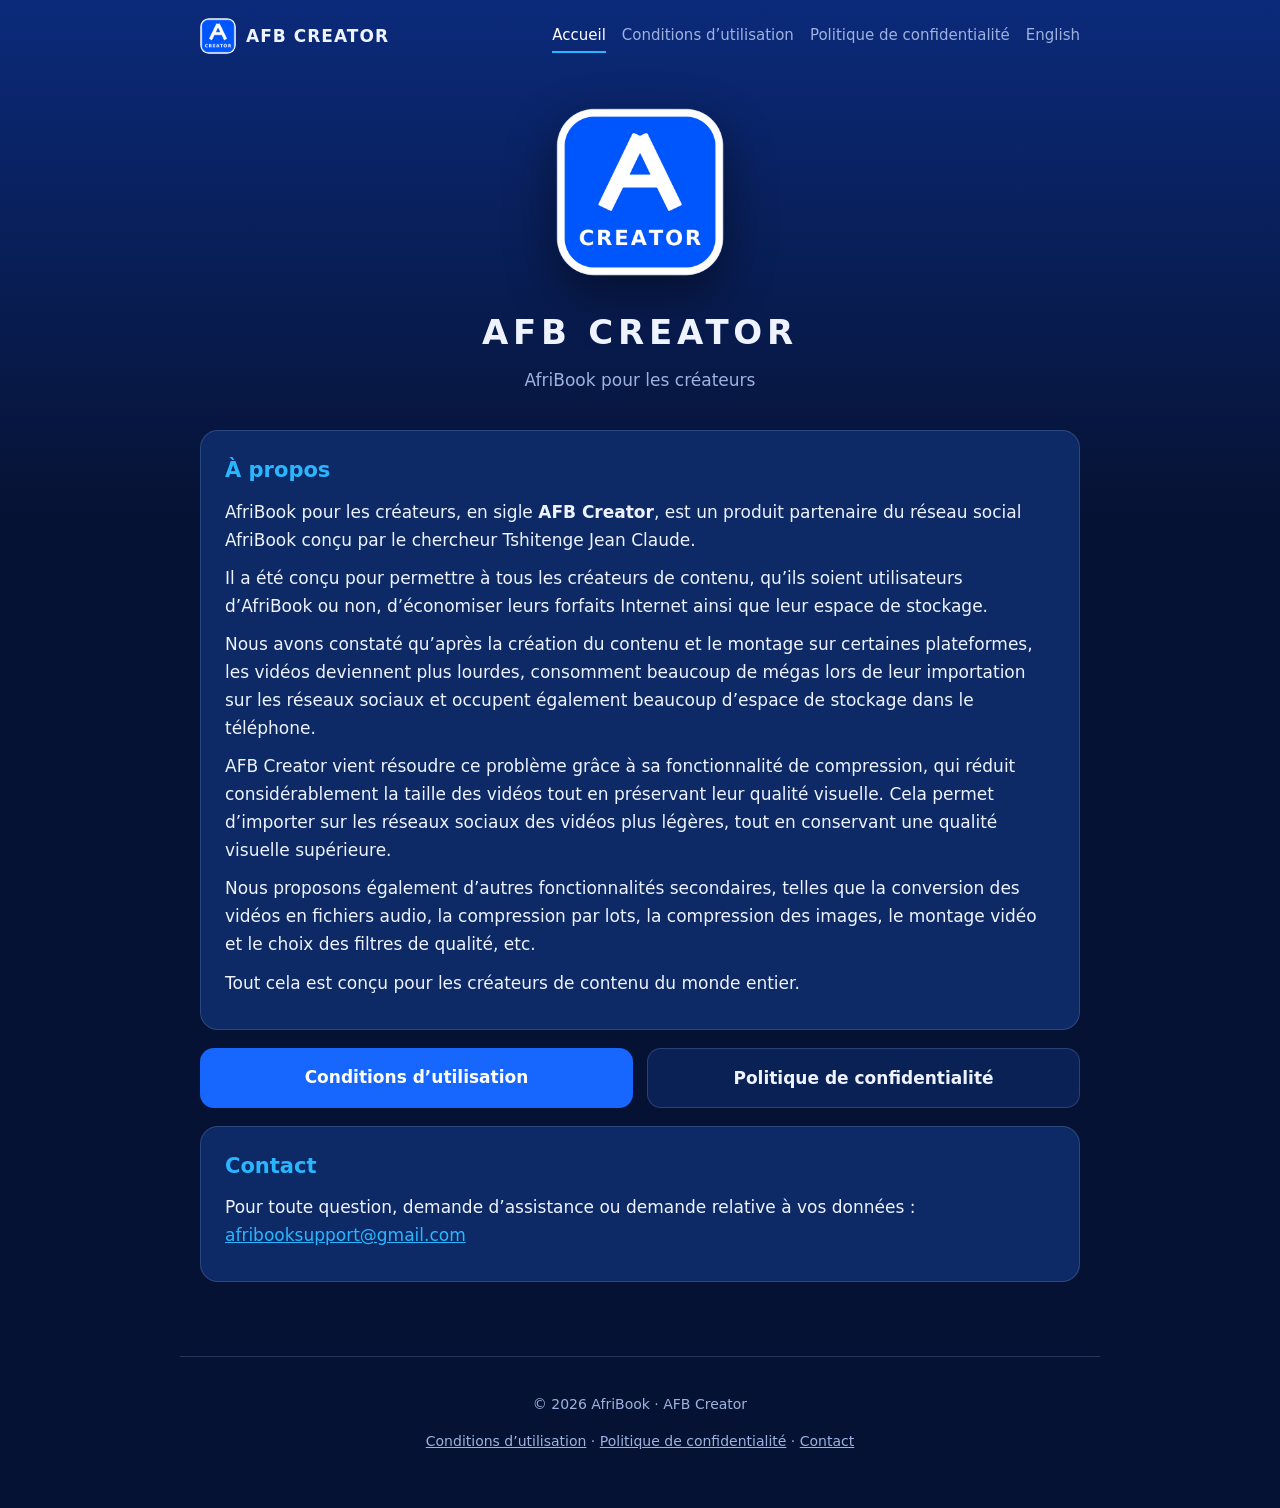
<file: index.html>
<!doctype html>
<html lang="fr">
<head>
<meta charset="utf-8">
<meta name="viewport" content="width=device-width,initial-scale=1">
<title>AFB Creator – AfriBook pour les créateurs</title>
<meta name="description" content="AFB Creator : compressez vos vidéos et images pour économiser vos mégas et votre espace de stockage.">
<meta name="theme-color" content="#0b2a7a">
<link rel="icon" type="image/png" href="assets/favicon.png">
<link rel="stylesheet" href="assets/style.css">
</head>
<body>
<header class="top">
<a class="brand" href="index.html"><img src="assets/favicon.png" alt="AFB Creator"><span>AFB CREATOR</span></a>
<nav><a href="index.html" class="on">Accueil</a><a href="conditions.html">Conditions d&rsquo;utilisation</a><a href="confidentialite.html">Politique de confidentialit&eacute;</a><a href="en/index.html">English</a></nav>
</header>
<main>
<section class="hero">
<img src="assets/logo.png" alt="Logo AFB Creator">
<h1>AFB CREATOR</h1>
<p>AfriBook pour les cr&eacute;ateurs</p>
</section>
<section class="card">
<h2>À propos</h2>
<p>AfriBook pour les créateurs, en sigle <strong>AFB Creator</strong>, est un produit partenaire du réseau social AfriBook conçu par le chercheur Tshitenge Jean Claude.</p>
<p>Il a été conçu pour permettre à tous les créateurs de contenu, qu’ils soient utilisateurs d’AfriBook ou non, d’économiser leurs forfaits Internet ainsi que leur espace de stockage.</p>
<p>Nous avons constaté qu’après la création du contenu et le montage sur certaines plateformes, les vidéos deviennent plus lourdes, consomment beaucoup de mégas lors de leur importation sur les réseaux sociaux et occupent également beaucoup d’espace de stockage dans le téléphone.</p>
<p>AFB Creator vient résoudre ce problème grâce à sa fonctionnalité de compression, qui réduit considérablement la taille des vidéos tout en préservant leur qualité visuelle. Cela permet d’importer sur les réseaux sociaux des vidéos plus légères, tout en conservant une qualité visuelle supérieure.</p>
<p>Nous proposons également d’autres fonctionnalités secondaires, telles que la conversion des vidéos en fichiers audio, la compression par lots, la compression des images, le montage vidéo et le choix des filtres de qualité, etc.</p>
<p>Tout cela est conçu pour les créateurs de contenu du monde entier.</p>
</section>
<div class="links">
<a class="btn" href="conditions.html">Conditions d’utilisation</a>
<a class="btn alt" href="confidentialite.html">Politique de confidentialité</a>
</div>
<section class="card">
<h2>Contact</h2>
<p>Pour toute question, demande d’assistance ou demande relative à vos données : <a href="mailto:afribooksupport@gmail.com">afribooksupport@gmail.com</a></p>
</section>

</main>
<footer>
<p>&copy; 2026 AfriBook &middot; AFB Creator</p>
<p><a href="conditions.html">Conditions d&rsquo;utilisation</a> &middot; <a href="confidentialite.html">Politique de confidentialit&eacute;</a> &middot; <a href="mailto:afribooksupport@gmail.com">Contact</a></p>
</footer>
</body>
</html>
</file>
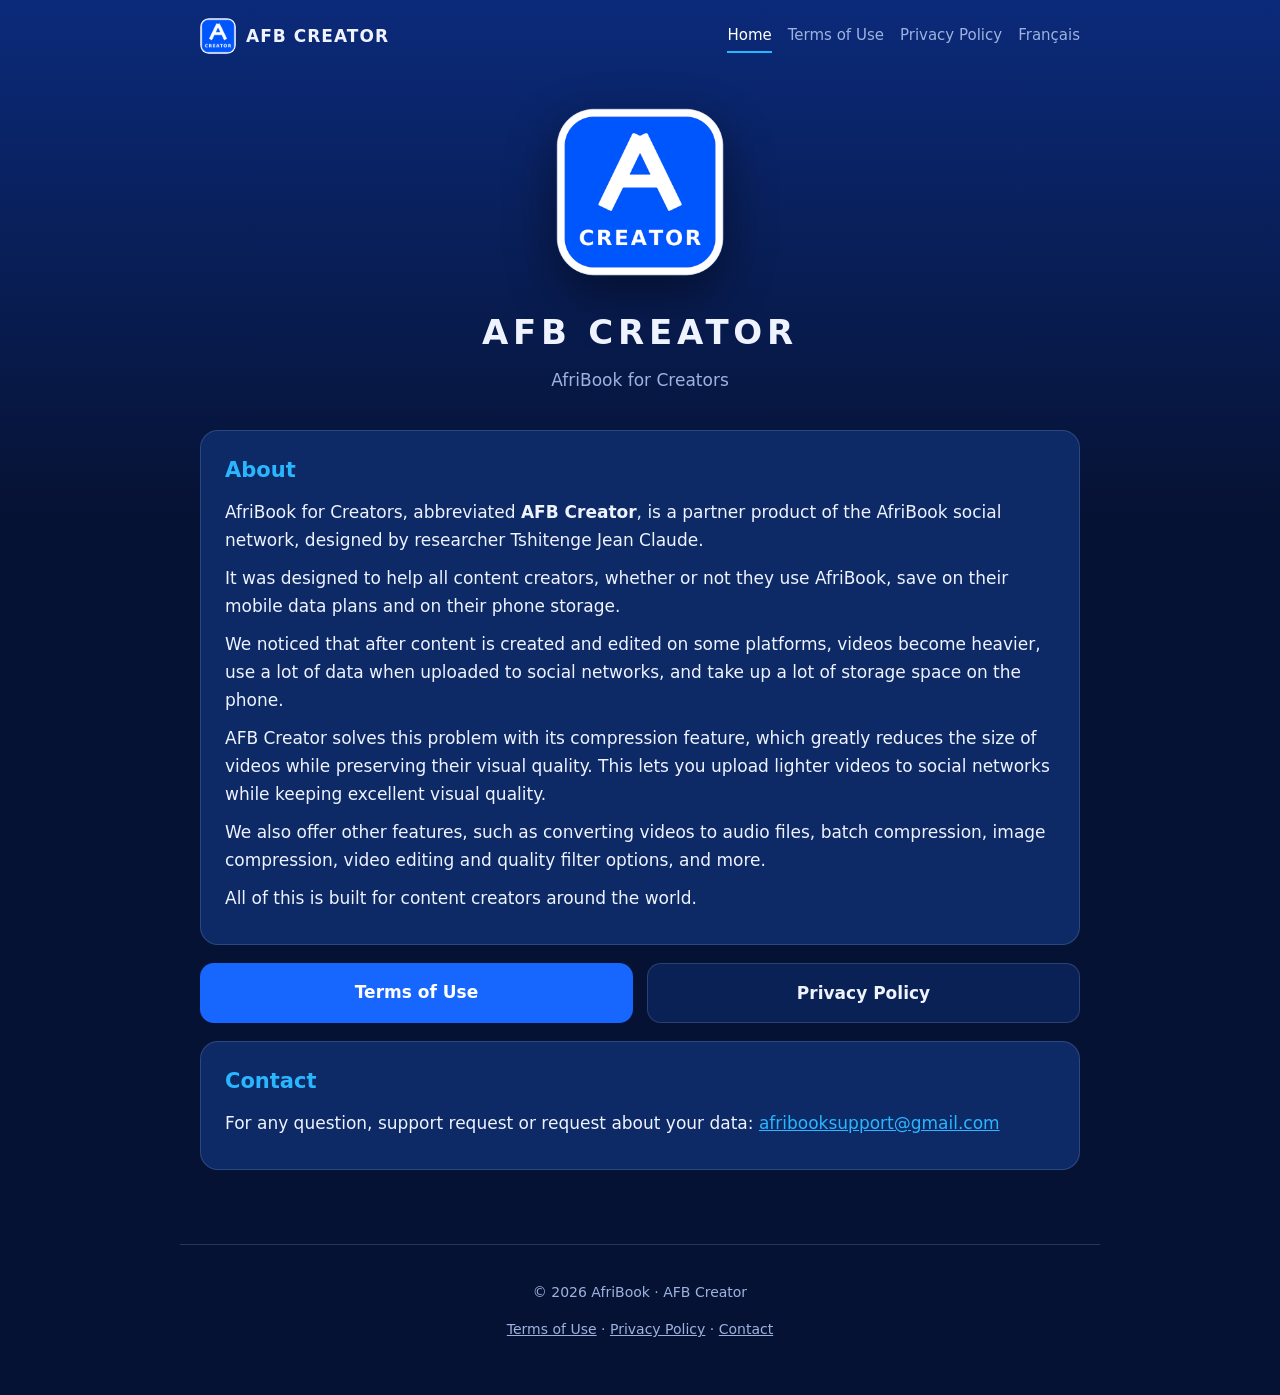
<file: en/index.html>
<!doctype html>
<html lang="en">
<head>
<meta charset="utf-8">
<meta name="viewport" content="width=device-width,initial-scale=1">
<title>AFB Creator – AfriBook for Creators</title>
<meta name="description" content="AFB Creator: compress your videos and images to save mobile data and storage space.">
<meta name="theme-color" content="#0b2a7a">
<link rel="icon" type="image/png" href="../assets/favicon.png">
<link rel="stylesheet" href="../assets/style.css">
</head>
<body>
<header class="top">
<a class="brand" href="index.html"><img src="../assets/favicon.png" alt="AFB Creator"><span>AFB CREATOR</span></a>
<nav><a href="index.html" class="on">Home</a><a href="terms.html">Terms of Use</a><a href="privacy.html">Privacy Policy</a><a href="../index.html">Fran&ccedil;ais</a></nav>
</header>
<main>
<section class="hero">
<img src="../assets/logo.png" alt="AFB Creator logo">
<h1>AFB CREATOR</h1>
<p>AfriBook for Creators</p>
</section>
<section class="card">
<h2>About</h2>
<p>AfriBook for Creators, abbreviated <strong>AFB Creator</strong>, is a partner product of the AfriBook social network, designed by researcher Tshitenge Jean Claude.</p>
<p>It was designed to help all content creators, whether or not they use AfriBook, save on their mobile data plans and on their phone storage.</p>
<p>We noticed that after content is created and edited on some platforms, videos become heavier, use a lot of data when uploaded to social networks, and take up a lot of storage space on the phone.</p>
<p>AFB Creator solves this problem with its compression feature, which greatly reduces the size of videos while preserving their visual quality. This lets you upload lighter videos to social networks while keeping excellent visual quality.</p>
<p>We also offer other features, such as converting videos to audio files, batch compression, image compression, video editing and quality filter options, and more.</p>
<p>All of this is built for content creators around the world.</p>
</section>
<div class="links">
<a class="btn" href="terms.html">Terms of Use</a>
<a class="btn alt" href="privacy.html">Privacy Policy</a>
</div>
<section class="card">
<h2>Contact</h2>
<p>For any question, support request or request about your data: <a href="mailto:afribooksupport@gmail.com">afribooksupport@gmail.com</a></p>
</section>

</main>
<footer>
<p>&copy; 2026 AfriBook &middot; AFB Creator</p>
<p><a href="terms.html">Terms of Use</a> &middot; <a href="privacy.html">Privacy Policy</a> &middot; <a href="mailto:afribooksupport@gmail.com">Contact</a></p>
</footer>
</body>
</html>
</file>
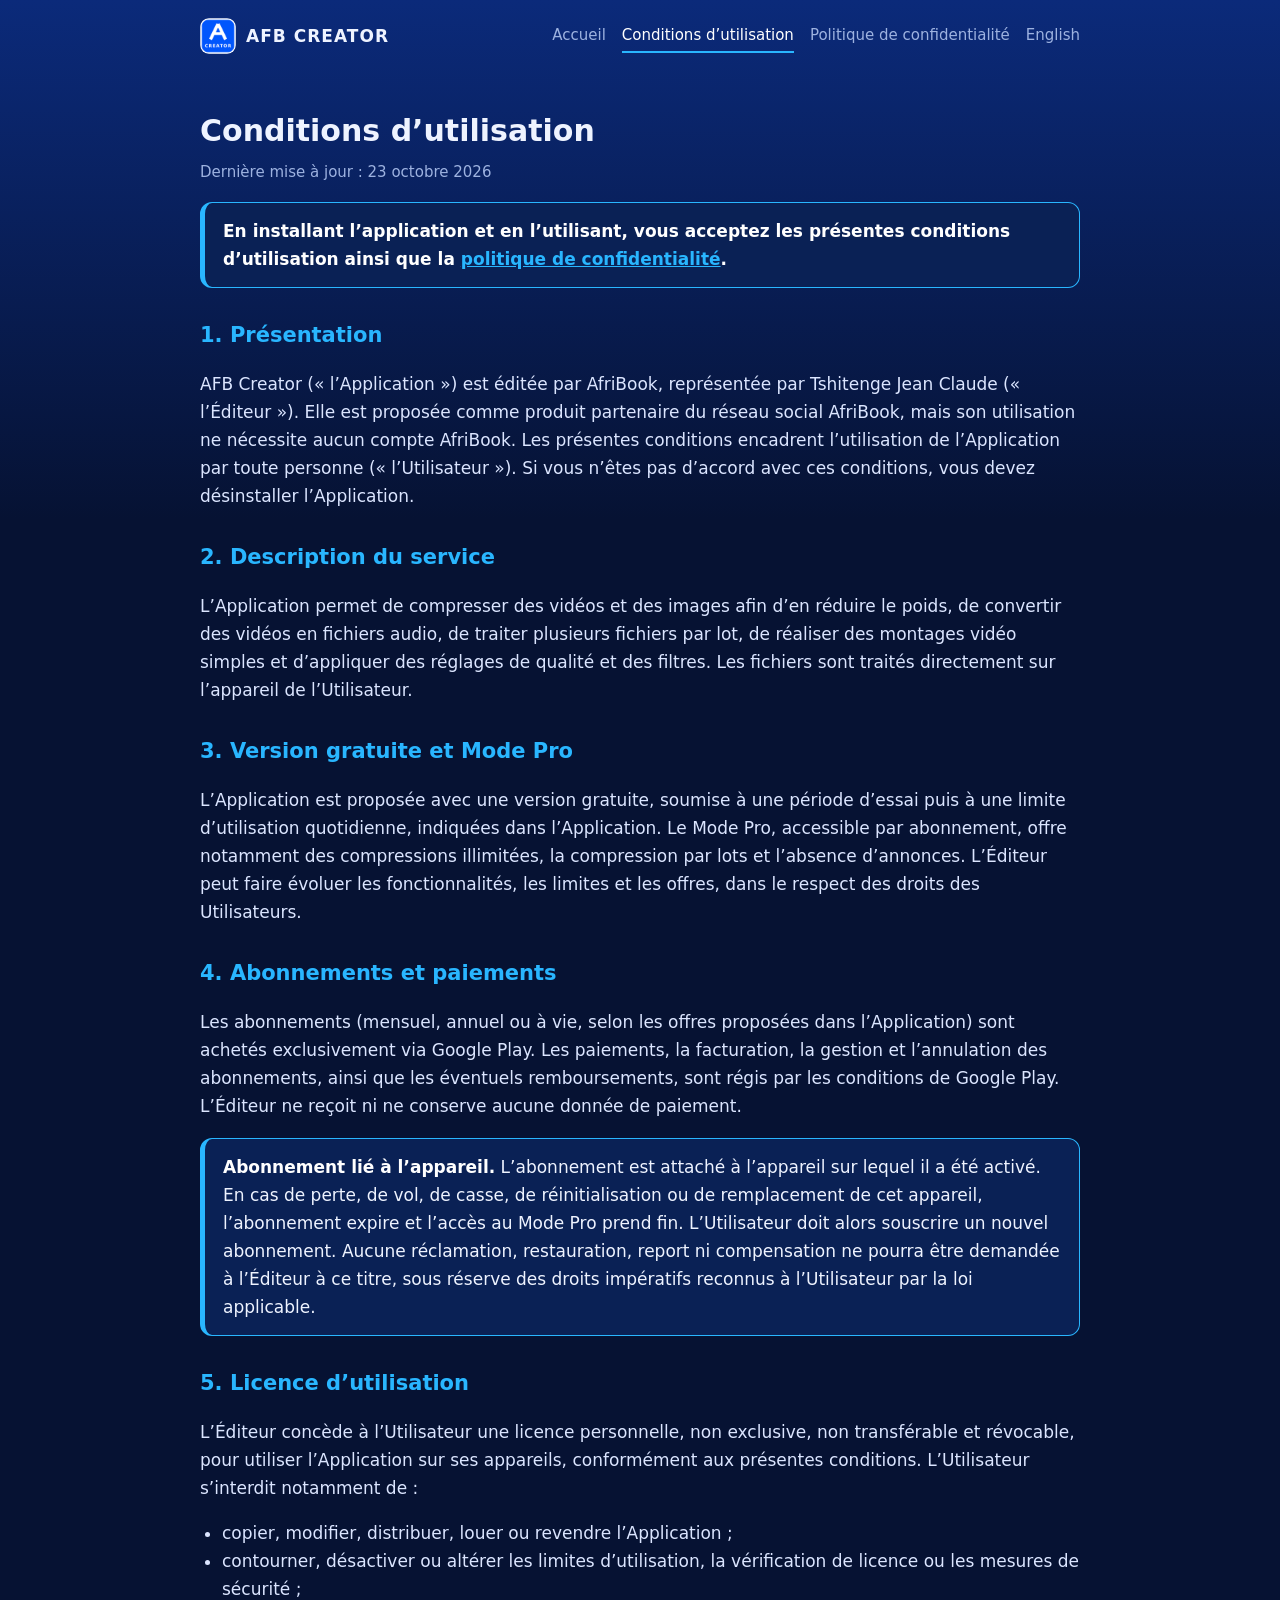
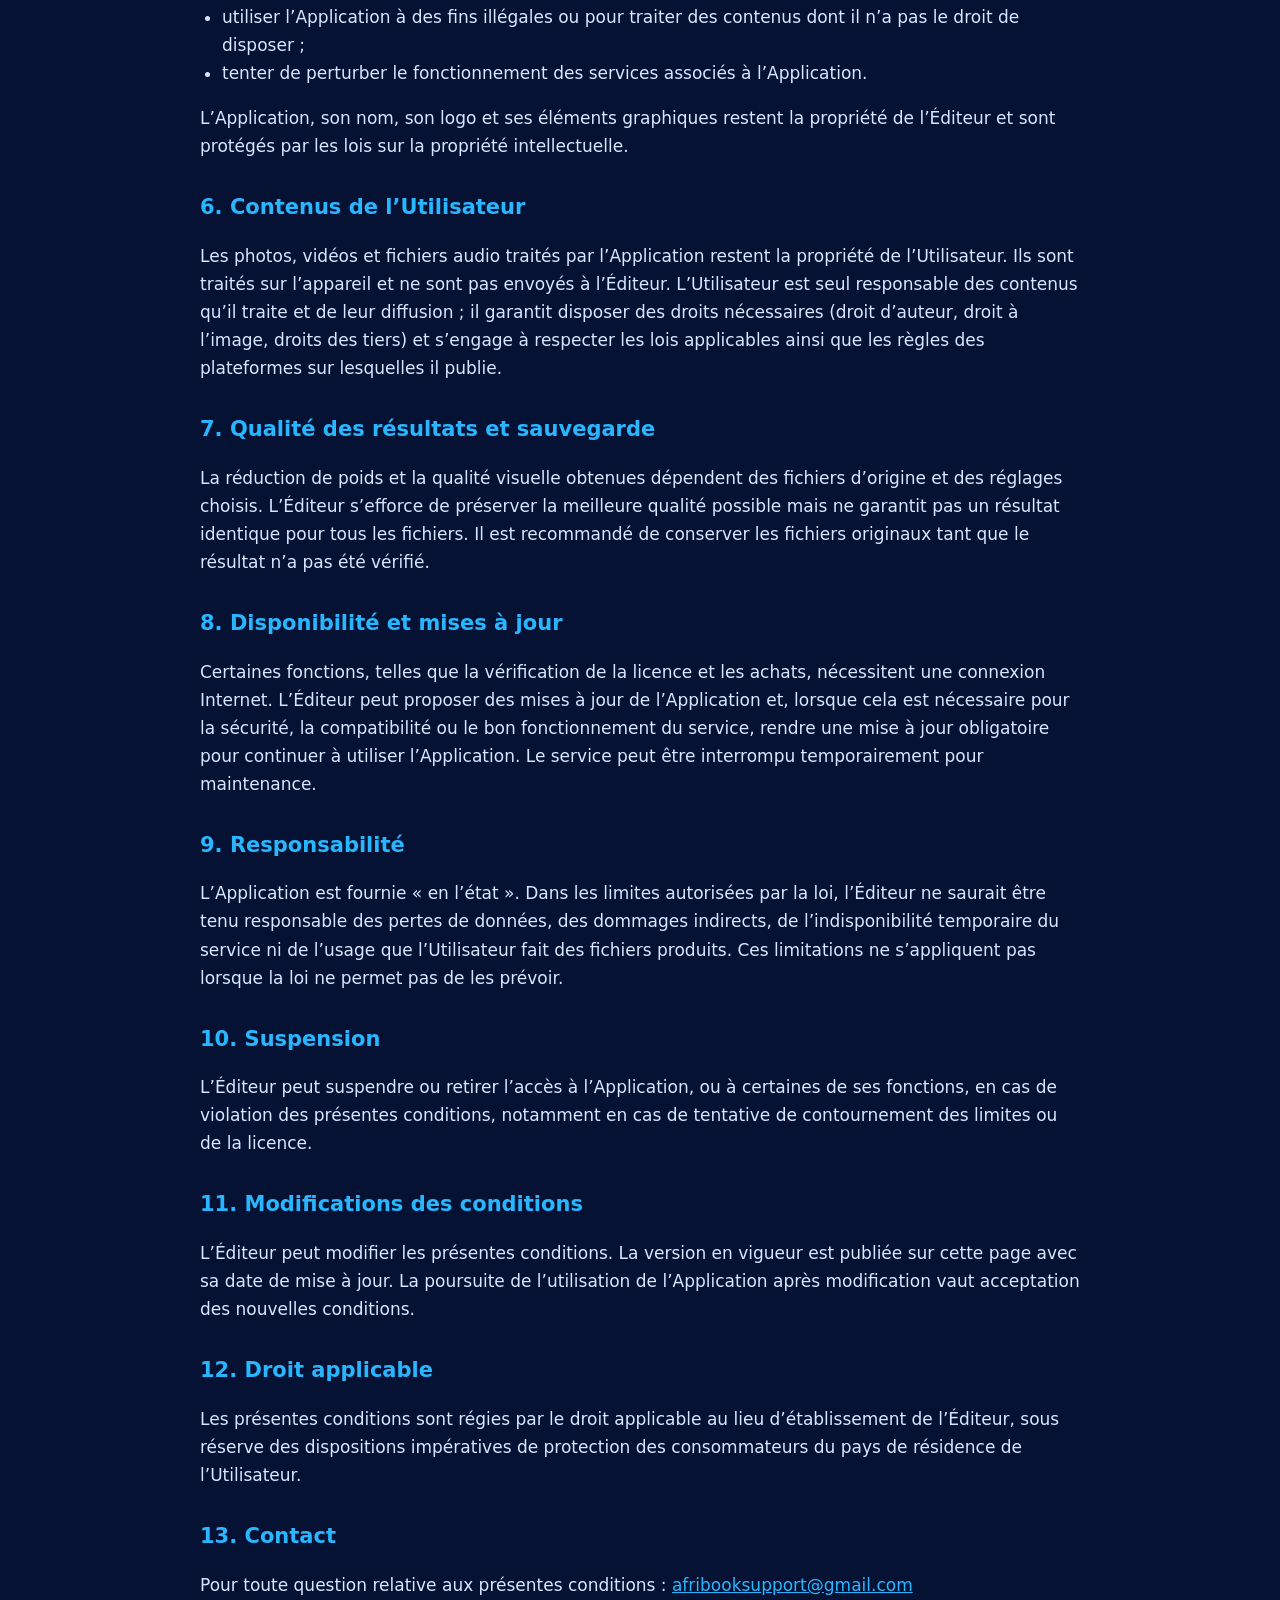
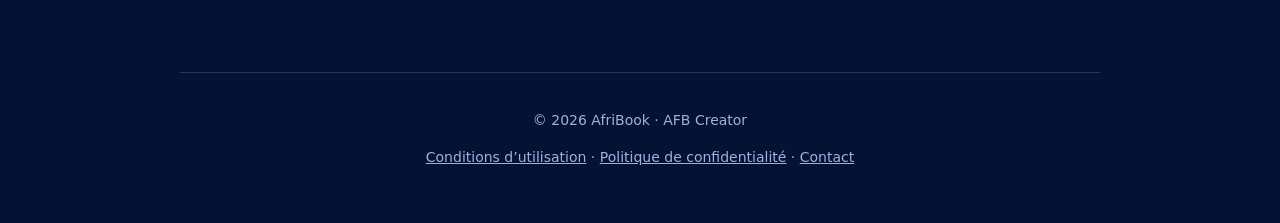
<file: conditions.html>
<!doctype html>
<html lang="fr">
<head>
<meta charset="utf-8">
<meta name="viewport" content="width=device-width,initial-scale=1">
<title>Conditions d’utilisation – AFB Creator</title>
<meta name="description" content="Conditions d’utilisation de l’application AFB Creator.">
<meta name="theme-color" content="#0b2a7a">
<link rel="icon" type="image/png" href="assets/favicon.png">
<link rel="stylesheet" href="assets/style.css">
</head>
<body>
<header class="top">
<a class="brand" href="index.html"><img src="assets/favicon.png" alt="AFB Creator"><span>AFB CREATOR</span></a>
<nav><a href="index.html">Accueil</a><a href="conditions.html" class="on">Conditions d&rsquo;utilisation</a><a href="confidentialite.html">Politique de confidentialit&eacute;</a><a href="en/index.html">English</a></nav>
</header>
<main>

<h1 class="title">Conditions d’utilisation</h1>
<p class="meta">Dernière mise à jour : 23 octobre 2026</p>
<div class="note"><strong>En installant l’application et en l’utilisant, vous acceptez les présentes conditions d’utilisation ainsi que la <a href="confidentialite.html">politique de confidentialité</a>.</strong></div>
<div class="doc">

<h2>1. Présentation</h2>
<p>AFB Creator (« l’Application ») est éditée par AfriBook, représentée par Tshitenge Jean Claude (« l’Éditeur »). Elle est proposée comme produit partenaire du réseau social AfriBook, mais son utilisation ne nécessite aucun compte AfriBook. Les présentes conditions encadrent l’utilisation de l’Application par toute personne (« l’Utilisateur »). Si vous n’êtes pas d’accord avec ces conditions, vous devez désinstaller l’Application.</p>

<h2>2. Description du service</h2>
<p>L’Application permet de compresser des vidéos et des images afin d’en réduire le poids, de convertir des vidéos en fichiers audio, de traiter plusieurs fichiers par lot, de réaliser des montages vidéo simples et d’appliquer des réglages de qualité et des filtres. Les fichiers sont traités directement sur l’appareil de l’Utilisateur.</p>

<h2>3. Version gratuite et Mode Pro</h2>
<p>L’Application est proposée avec une version gratuite, soumise à une période d’essai puis à une limite d’utilisation quotidienne, indiquées dans l’Application. Le Mode Pro, accessible par abonnement, offre notamment des compressions illimitées, la compression par lots et l’absence d’annonces. L’Éditeur peut faire évoluer les fonctionnalités, les limites et les offres, dans le respect des droits des Utilisateurs.</p>

<h2>4. Abonnements et paiements</h2>
<p>Les abonnements (mensuel, annuel ou à vie, selon les offres proposées dans l’Application) sont achetés exclusivement via Google Play. Les paiements, la facturation, la gestion et l’annulation des abonnements, ainsi que les éventuels remboursements, sont régis par les conditions de Google Play. L’Éditeur ne reçoit ni ne conserve aucune donnée de paiement.</p>
<div class="note"><strong>Abonnement lié à l’appareil.</strong> L’abonnement est attaché à l’appareil sur lequel il a été activé. En cas de perte, de vol, de casse, de réinitialisation ou de remplacement de cet appareil, l’abonnement expire et l’accès au Mode Pro prend fin. L’Utilisateur doit alors souscrire un nouvel abonnement. Aucune réclamation, restauration, report ni compensation ne pourra être demandée à l’Éditeur à ce titre, sous réserve des droits impératifs reconnus à l’Utilisateur par la loi applicable.</div>

<h2>5. Licence d’utilisation</h2>
<p>L’Éditeur concède à l’Utilisateur une licence personnelle, non exclusive, non transférable et révocable, pour utiliser l’Application sur ses appareils, conformément aux présentes conditions. L’Utilisateur s’interdit notamment de :</p>
<ul>
<li>copier, modifier, distribuer, louer ou revendre l’Application ;</li>
<li>contourner, désactiver ou altérer les limites d’utilisation, la vérification de licence ou les mesures de sécurité ;</li>
<li>utiliser l’Application à des fins illégales ou pour traiter des contenus dont il n’a pas le droit de disposer ;</li>
<li>tenter de perturber le fonctionnement des services associés à l’Application.</li>
</ul>
<p>L’Application, son nom, son logo et ses éléments graphiques restent la propriété de l’Éditeur et sont protégés par les lois sur la propriété intellectuelle.</p>

<h2>6. Contenus de l’Utilisateur</h2>
<p>Les photos, vidéos et fichiers audio traités par l’Application restent la propriété de l’Utilisateur. Ils sont traités sur l’appareil et ne sont pas envoyés à l’Éditeur. L’Utilisateur est seul responsable des contenus qu’il traite et de leur diffusion ; il garantit disposer des droits nécessaires (droit d’auteur, droit à l’image, droits des tiers) et s’engage à respecter les lois applicables ainsi que les règles des plateformes sur lesquelles il publie.</p>

<h2>7. Qualité des résultats et sauvegarde</h2>
<p>La réduction de poids et la qualité visuelle obtenues dépendent des fichiers d’origine et des réglages choisis. L’Éditeur s’efforce de préserver la meilleure qualité possible mais ne garantit pas un résultat identique pour tous les fichiers. Il est recommandé de conserver les fichiers originaux tant que le résultat n’a pas été vérifié.</p>

<h2>8. Disponibilité et mises à jour</h2>
<p>Certaines fonctions, telles que la vérification de la licence et les achats, nécessitent une connexion Internet. L’Éditeur peut proposer des mises à jour de l’Application et, lorsque cela est nécessaire pour la sécurité, la compatibilité ou le bon fonctionnement du service, rendre une mise à jour obligatoire pour continuer à utiliser l’Application. Le service peut être interrompu temporairement pour maintenance.</p>

<h2>9. Responsabilité</h2>
<p>L’Application est fournie « en l’état ». Dans les limites autorisées par la loi, l’Éditeur ne saurait être tenu responsable des pertes de données, des dommages indirects, de l’indisponibilité temporaire du service ni de l’usage que l’Utilisateur fait des fichiers produits. Ces limitations ne s’appliquent pas lorsque la loi ne permet pas de les prévoir.</p>

<h2>10. Suspension</h2>
<p>L’Éditeur peut suspendre ou retirer l’accès à l’Application, ou à certaines de ses fonctions, en cas de violation des présentes conditions, notamment en cas de tentative de contournement des limites ou de la licence.</p>

<h2>11. Modifications des conditions</h2>
<p>L’Éditeur peut modifier les présentes conditions. La version en vigueur est publiée sur cette page avec sa date de mise à jour. La poursuite de l’utilisation de l’Application après modification vaut acceptation des nouvelles conditions.</p>

<h2>12. Droit applicable</h2>
<p>Les présentes conditions sont régies par le droit applicable au lieu d’établissement de l’Éditeur, sous réserve des dispositions impératives de protection des consommateurs du pays de résidence de l’Utilisateur.</p>

<h2>13. Contact</h2>
<p>Pour toute question relative aux présentes conditions : <a href="mailto:afribooksupport@gmail.com">afribooksupport@gmail.com</a></p>
</div>

</main>
<footer>
<p>&copy; 2026 AfriBook &middot; AFB Creator</p>
<p><a href="conditions.html">Conditions d&rsquo;utilisation</a> &middot; <a href="confidentialite.html">Politique de confidentialit&eacute;</a> &middot; <a href="mailto:afribooksupport@gmail.com">Contact</a></p>
</footer>
</body>
</html>
</file>
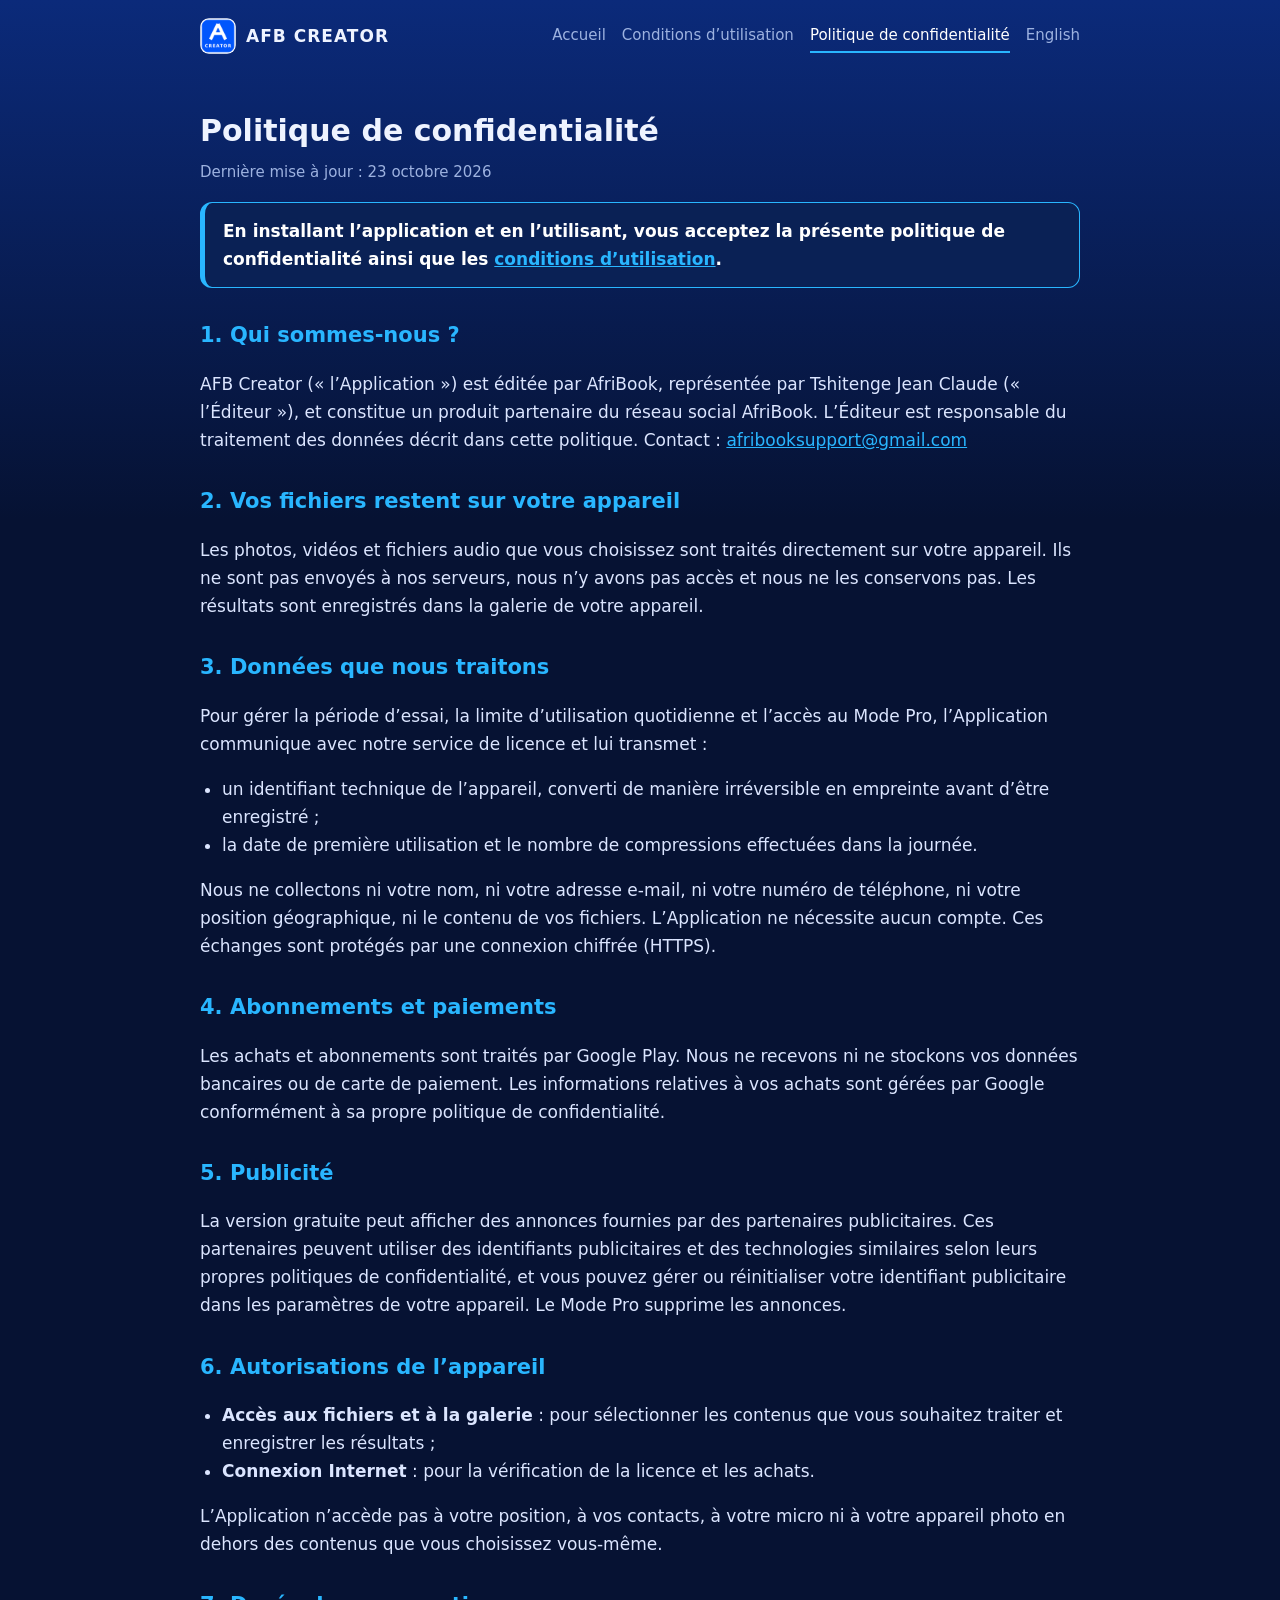
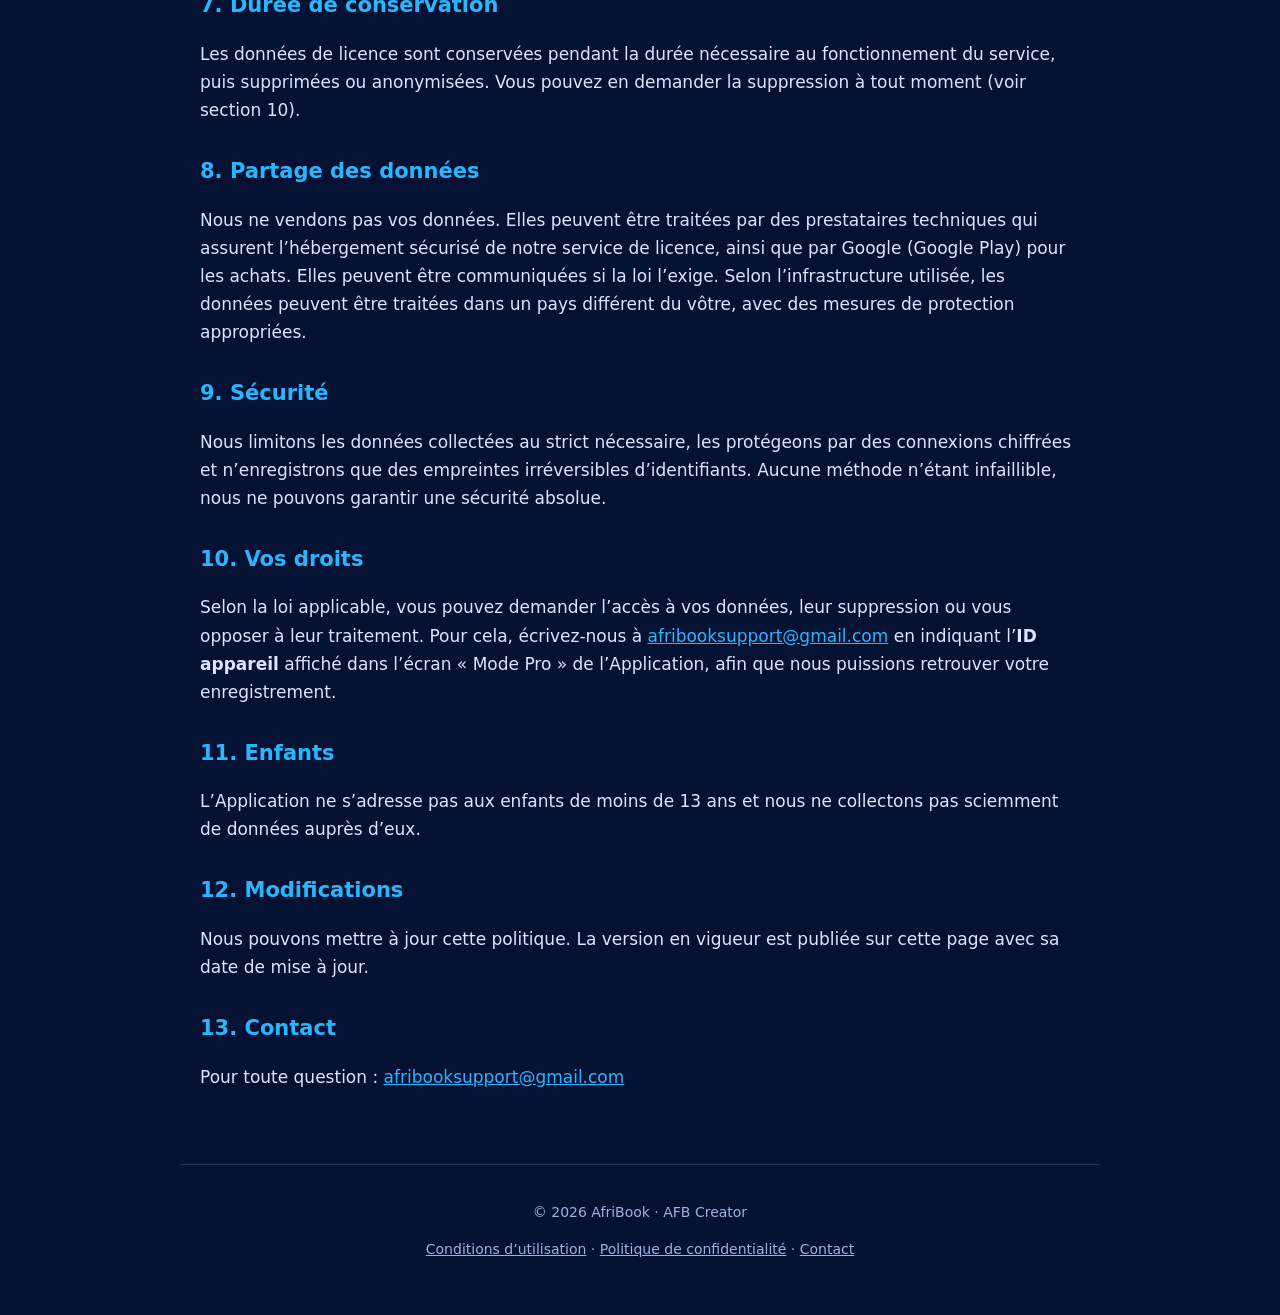
<file: confidentialite.html>
<!doctype html>
<html lang="fr">
<head>
<meta charset="utf-8">
<meta name="viewport" content="width=device-width,initial-scale=1">
<title>Politique de confidentialité – AFB Creator</title>
<meta name="description" content="Politique de confidentialité de l’application AFB Creator.">
<meta name="theme-color" content="#0b2a7a">
<link rel="icon" type="image/png" href="assets/favicon.png">
<link rel="stylesheet" href="assets/style.css">
</head>
<body>
<header class="top">
<a class="brand" href="index.html"><img src="assets/favicon.png" alt="AFB Creator"><span>AFB CREATOR</span></a>
<nav><a href="index.html">Accueil</a><a href="conditions.html">Conditions d&rsquo;utilisation</a><a href="confidentialite.html" class="on">Politique de confidentialit&eacute;</a><a href="en/index.html">English</a></nav>
</header>
<main>

<h1 class="title">Politique de confidentialité</h1>
<p class="meta">Dernière mise à jour : 23 octobre 2026</p>
<div class="note"><strong>En installant l’application et en l’utilisant, vous acceptez la présente politique de confidentialité ainsi que les <a href="conditions.html">conditions d’utilisation</a>.</strong></div>
<div class="doc">

<h2>1. Qui sommes-nous ?</h2>
<p>AFB Creator (« l’Application ») est éditée par AfriBook, représentée par Tshitenge Jean Claude (« l’Éditeur »), et constitue un produit partenaire du réseau social AfriBook. L’Éditeur est responsable du traitement des données décrit dans cette politique. Contact : <a href="mailto:afribooksupport@gmail.com">afribooksupport@gmail.com</a></p>

<h2>2. Vos fichiers restent sur votre appareil</h2>
<p>Les photos, vidéos et fichiers audio que vous choisissez sont traités directement sur votre appareil. Ils ne sont pas envoyés à nos serveurs, nous n’y avons pas accès et nous ne les conservons pas. Les résultats sont enregistrés dans la galerie de votre appareil.</p>

<h2>3. Données que nous traitons</h2>
<p>Pour gérer la période d’essai, la limite d’utilisation quotidienne et l’accès au Mode Pro, l’Application communique avec notre service de licence et lui transmet :</p>
<ul>
<li>un identifiant technique de l’appareil, converti de manière irréversible en empreinte avant d’être enregistré ;</li>
<li>la date de première utilisation et le nombre de compressions effectuées dans la journée.</li>
</ul>
<p>Nous ne collectons ni votre nom, ni votre adresse e-mail, ni votre numéro de téléphone, ni votre position géographique, ni le contenu de vos fichiers. L’Application ne nécessite aucun compte. Ces échanges sont protégés par une connexion chiffrée (HTTPS).</p>

<h2>4. Abonnements et paiements</h2>
<p>Les achats et abonnements sont traités par Google Play. Nous ne recevons ni ne stockons vos données bancaires ou de carte de paiement. Les informations relatives à vos achats sont gérées par Google conformément à sa propre politique de confidentialité.</p>

<h2>5. Publicité</h2>
<p>La version gratuite peut afficher des annonces fournies par des partenaires publicitaires. Ces partenaires peuvent utiliser des identifiants publicitaires et des technologies similaires selon leurs propres politiques de confidentialité, et vous pouvez gérer ou réinitialiser votre identifiant publicitaire dans les paramètres de votre appareil. Le Mode Pro supprime les annonces.</p>

<h2>6. Autorisations de l’appareil</h2>
<ul>
<li><strong>Accès aux fichiers et à la galerie</strong> : pour sélectionner les contenus que vous souhaitez traiter et enregistrer les résultats ;</li>
<li><strong>Connexion Internet</strong> : pour la vérification de la licence et les achats.</li>
</ul>
<p>L’Application n’accède pas à votre position, à vos contacts, à votre micro ni à votre appareil photo en dehors des contenus que vous choisissez vous-même.</p>

<h2>7. Durée de conservation</h2>
<p>Les données de licence sont conservées pendant la durée nécessaire au fonctionnement du service, puis supprimées ou anonymisées. Vous pouvez en demander la suppression à tout moment (voir section 10).</p>

<h2>8. Partage des données</h2>
<p>Nous ne vendons pas vos données. Elles peuvent être traitées par des prestataires techniques qui assurent l’hébergement sécurisé de notre service de licence, ainsi que par Google (Google Play) pour les achats. Elles peuvent être communiquées si la loi l’exige. Selon l’infrastructure utilisée, les données peuvent être traitées dans un pays différent du vôtre, avec des mesures de protection appropriées.</p>

<h2>9. Sécurité</h2>
<p>Nous limitons les données collectées au strict nécessaire, les protégeons par des connexions chiffrées et n’enregistrons que des empreintes irréversibles d’identifiants. Aucune méthode n’étant infaillible, nous ne pouvons garantir une sécurité absolue.</p>

<h2>10. Vos droits</h2>
<p>Selon la loi applicable, vous pouvez demander l’accès à vos données, leur suppression ou vous opposer à leur traitement. Pour cela, écrivez-nous à <a href="mailto:afribooksupport@gmail.com">afribooksupport@gmail.com</a> en indiquant l’<strong>ID appareil</strong> affiché dans l’écran « Mode Pro » de l’Application, afin que nous puissions retrouver votre enregistrement.</p>

<h2>11. Enfants</h2>
<p>L’Application ne s’adresse pas aux enfants de moins de 13 ans et nous ne collectons pas sciemment de données auprès d’eux.</p>

<h2>12. Modifications</h2>
<p>Nous pouvons mettre à jour cette politique. La version en vigueur est publiée sur cette page avec sa date de mise à jour.</p>

<h2>13. Contact</h2>
<p>Pour toute question : <a href="mailto:afribooksupport@gmail.com">afribooksupport@gmail.com</a></p>
</div>

</main>
<footer>
<p>&copy; 2026 AfriBook &middot; AFB Creator</p>
<p><a href="conditions.html">Conditions d&rsquo;utilisation</a> &middot; <a href="confidentialite.html">Politique de confidentialit&eacute;</a> &middot; <a href="mailto:afribooksupport@gmail.com">Contact</a></p>
</footer>
</body>
</html>
</file>
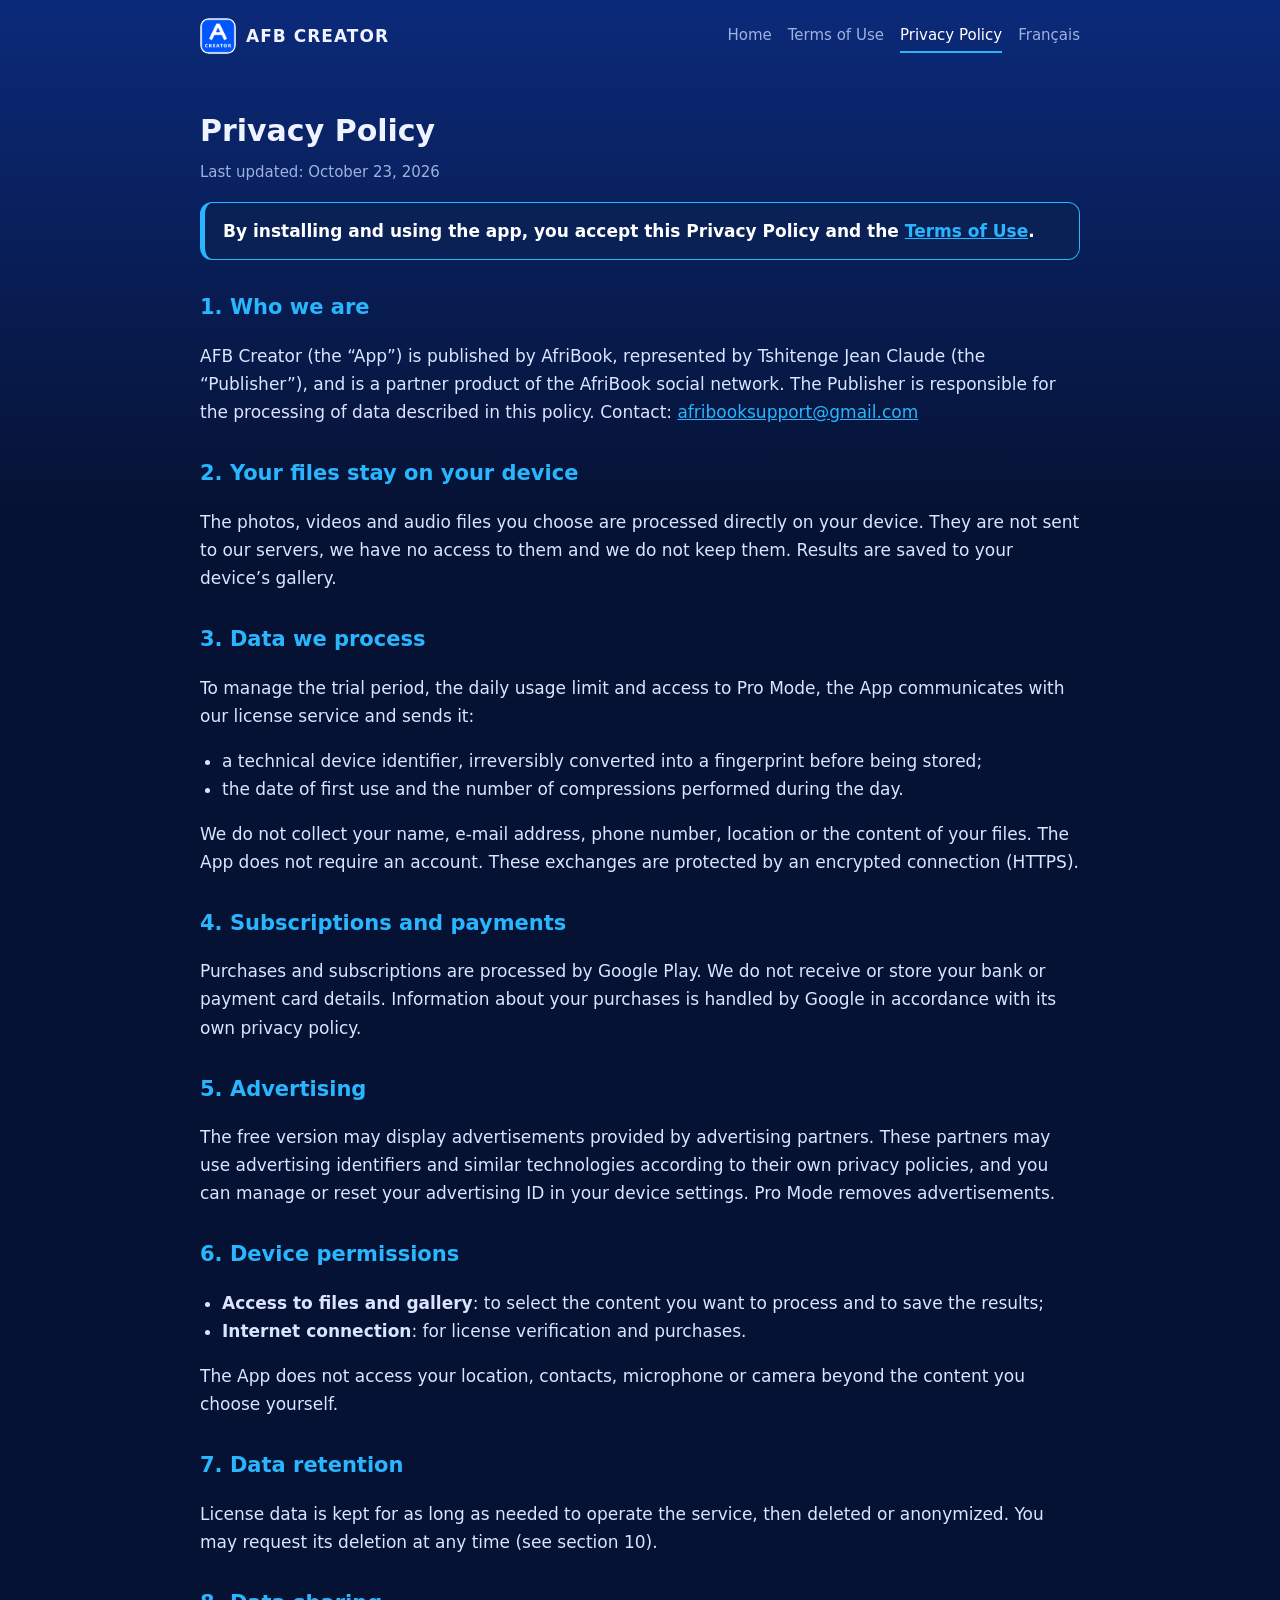
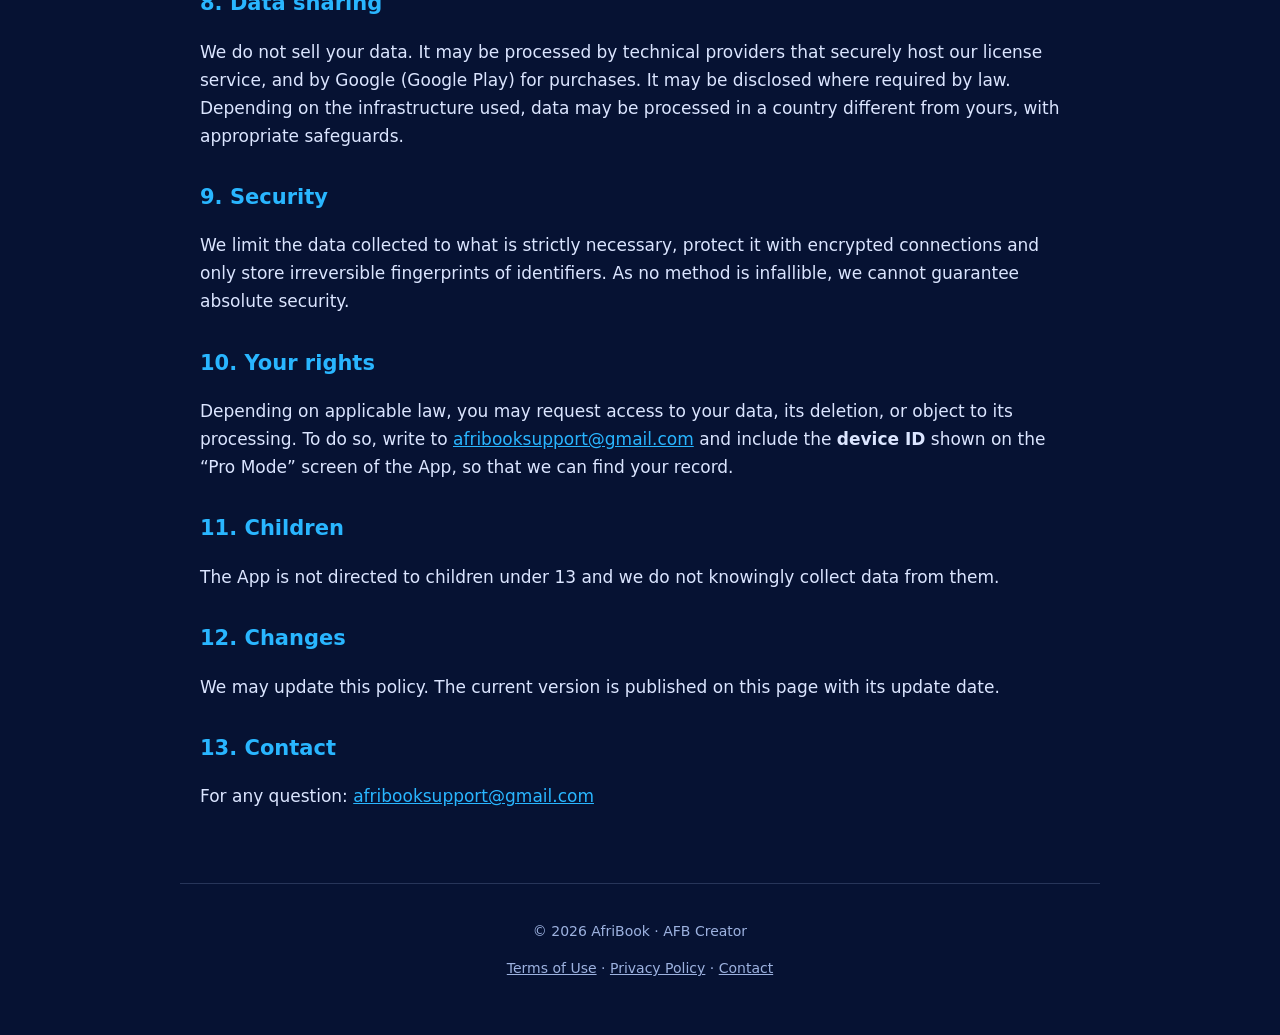
<file: en/privacy.html>
<!doctype html>
<html lang="en">
<head>
<meta charset="utf-8">
<meta name="viewport" content="width=device-width,initial-scale=1">
<title>Privacy Policy – AFB Creator</title>
<meta name="description" content="Privacy Policy of the AFB Creator app.">
<meta name="theme-color" content="#0b2a7a">
<link rel="icon" type="image/png" href="../assets/favicon.png">
<link rel="stylesheet" href="../assets/style.css">
</head>
<body>
<header class="top">
<a class="brand" href="index.html"><img src="../assets/favicon.png" alt="AFB Creator"><span>AFB CREATOR</span></a>
<nav><a href="index.html">Home</a><a href="terms.html">Terms of Use</a><a href="privacy.html" class="on">Privacy Policy</a><a href="../index.html">Fran&ccedil;ais</a></nav>
</header>
<main>

<h1 class="title">Privacy Policy</h1>
<p class="meta">Last updated: October 23, 2026</p>
<div class="note"><strong>By installing and using the app, you accept this Privacy Policy and the <a href="terms.html">Terms of Use</a>.</strong></div>
<div class="doc">

<h2>1. Who we are</h2>
<p>AFB Creator (the “App”) is published by AfriBook, represented by Tshitenge Jean Claude (the “Publisher”), and is a partner product of the AfriBook social network. The Publisher is responsible for the processing of data described in this policy. Contact: <a href="mailto:afribooksupport@gmail.com">afribooksupport@gmail.com</a></p>

<h2>2. Your files stay on your device</h2>
<p>The photos, videos and audio files you choose are processed directly on your device. They are not sent to our servers, we have no access to them and we do not keep them. Results are saved to your device’s gallery.</p>

<h2>3. Data we process</h2>
<p>To manage the trial period, the daily usage limit and access to Pro Mode, the App communicates with our license service and sends it:</p>
<ul>
<li>a technical device identifier, irreversibly converted into a fingerprint before being stored;</li>
<li>the date of first use and the number of compressions performed during the day.</li>
</ul>
<p>We do not collect your name, e-mail address, phone number, location or the content of your files. The App does not require an account. These exchanges are protected by an encrypted connection (HTTPS).</p>

<h2>4. Subscriptions and payments</h2>
<p>Purchases and subscriptions are processed by Google Play. We do not receive or store your bank or payment card details. Information about your purchases is handled by Google in accordance with its own privacy policy.</p>

<h2>5. Advertising</h2>
<p>The free version may display advertisements provided by advertising partners. These partners may use advertising identifiers and similar technologies according to their own privacy policies, and you can manage or reset your advertising ID in your device settings. Pro Mode removes advertisements.</p>

<h2>6. Device permissions</h2>
<ul>
<li><strong>Access to files and gallery</strong>: to select the content you want to process and to save the results;</li>
<li><strong>Internet connection</strong>: for license verification and purchases.</li>
</ul>
<p>The App does not access your location, contacts, microphone or camera beyond the content you choose yourself.</p>

<h2>7. Data retention</h2>
<p>License data is kept for as long as needed to operate the service, then deleted or anonymized. You may request its deletion at any time (see section 10).</p>

<h2>8. Data sharing</h2>
<p>We do not sell your data. It may be processed by technical providers that securely host our license service, and by Google (Google Play) for purchases. It may be disclosed where required by law. Depending on the infrastructure used, data may be processed in a country different from yours, with appropriate safeguards.</p>

<h2>9. Security</h2>
<p>We limit the data collected to what is strictly necessary, protect it with encrypted connections and only store irreversible fingerprints of identifiers. As no method is infallible, we cannot guarantee absolute security.</p>

<h2>10. Your rights</h2>
<p>Depending on applicable law, you may request access to your data, its deletion, or object to its processing. To do so, write to <a href="mailto:afribooksupport@gmail.com">afribooksupport@gmail.com</a> and include the <strong>device ID</strong> shown on the “Pro Mode” screen of the App, so that we can find your record.</p>

<h2>11. Children</h2>
<p>The App is not directed to children under 13 and we do not knowingly collect data from them.</p>

<h2>12. Changes</h2>
<p>We may update this policy. The current version is published on this page with its update date.</p>

<h2>13. Contact</h2>
<p>For any question: <a href="mailto:afribooksupport@gmail.com">afribooksupport@gmail.com</a></p>
</div>

</main>
<footer>
<p>&copy; 2026 AfriBook &middot; AFB Creator</p>
<p><a href="terms.html">Terms of Use</a> &middot; <a href="privacy.html">Privacy Policy</a> &middot; <a href="mailto:afribooksupport@gmail.com">Contact</a></p>
</footer>
</body>
</html>
</file>
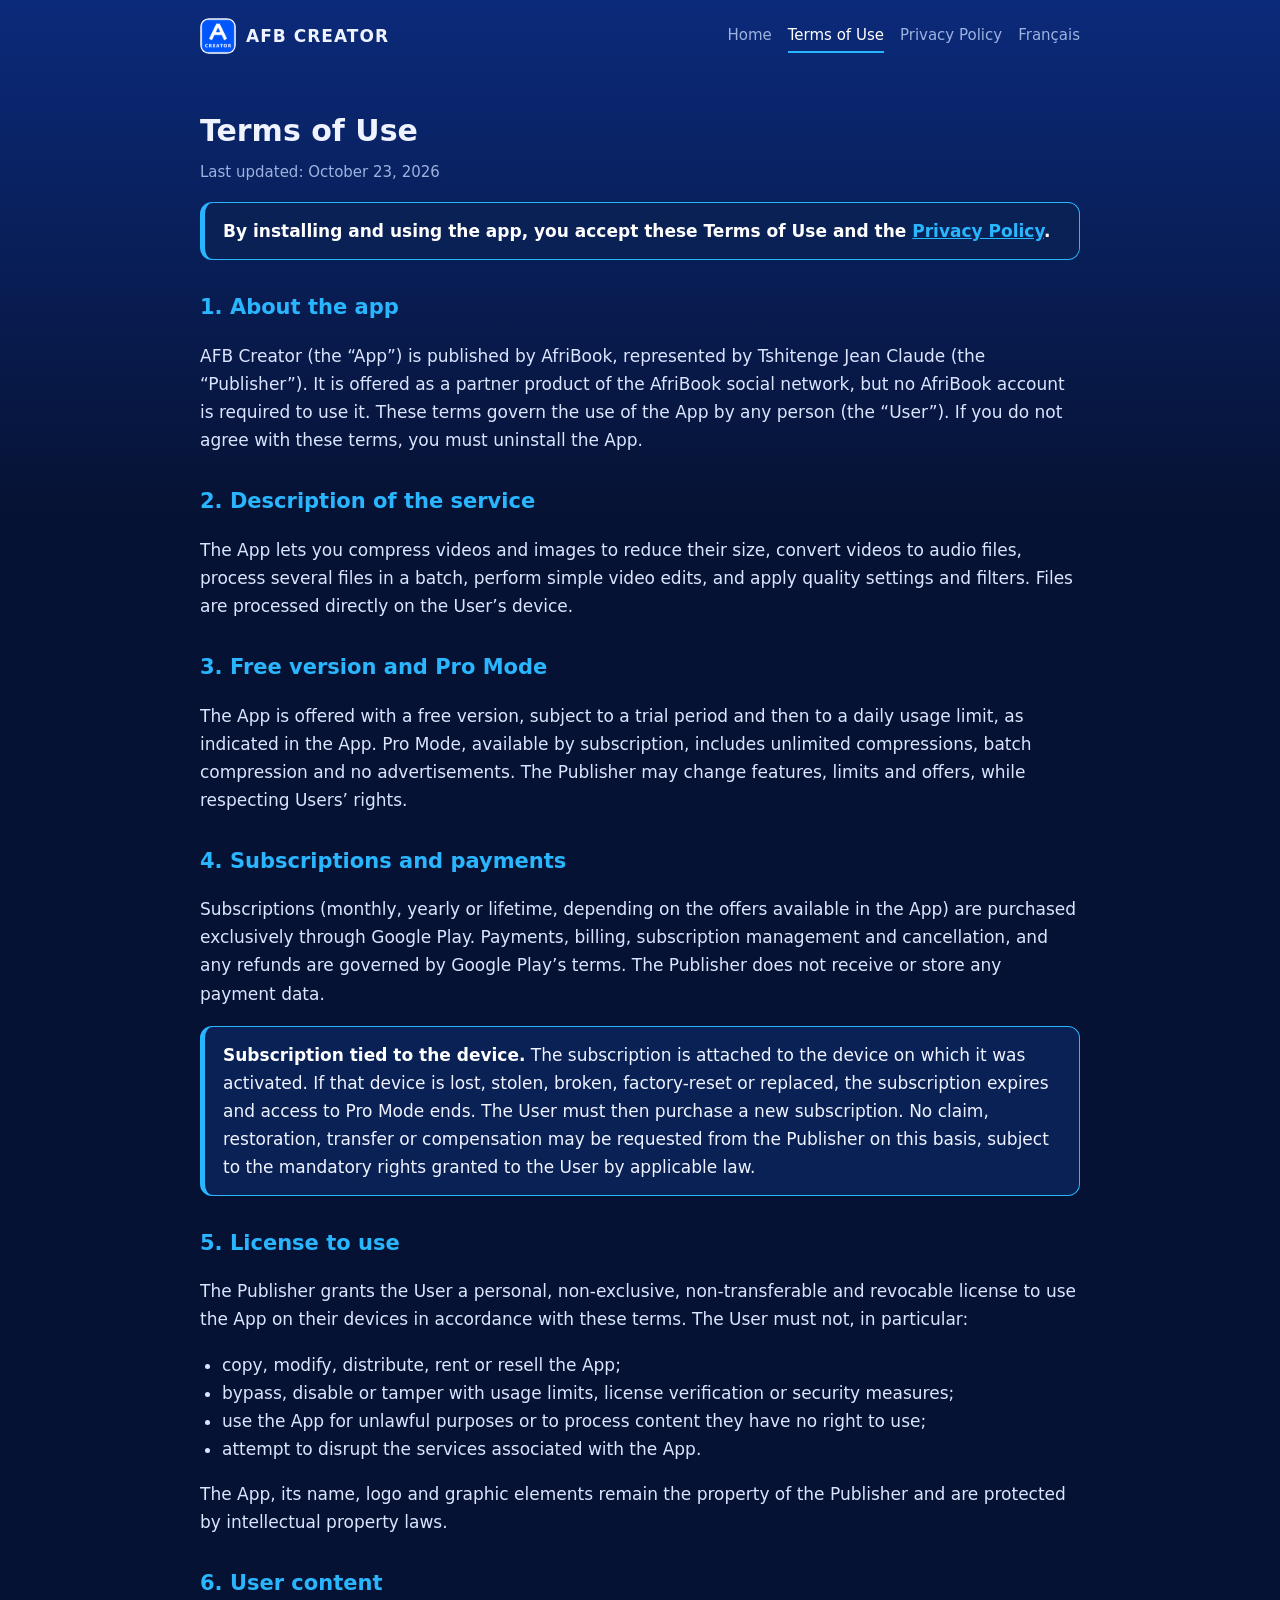
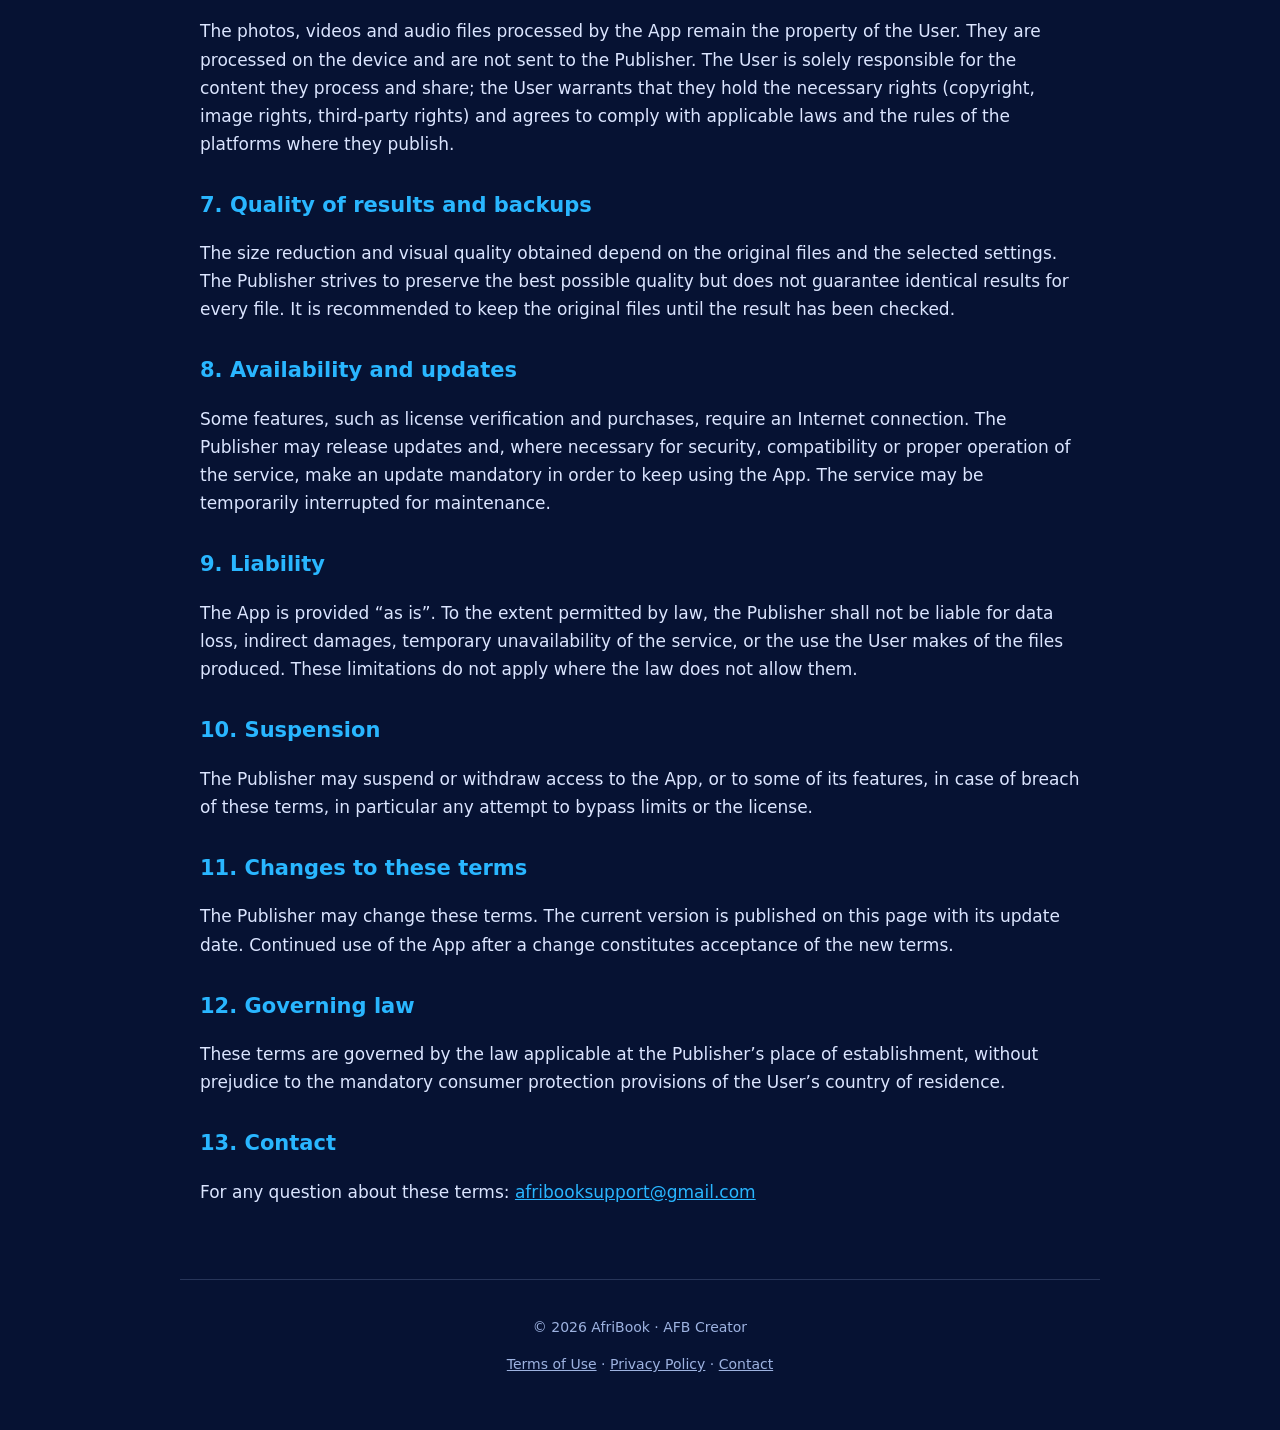
<file: en/terms.html>
<!doctype html>
<html lang="en">
<head>
<meta charset="utf-8">
<meta name="viewport" content="width=device-width,initial-scale=1">
<title>Terms of Use – AFB Creator</title>
<meta name="description" content="Terms of Use of the AFB Creator app.">
<meta name="theme-color" content="#0b2a7a">
<link rel="icon" type="image/png" href="../assets/favicon.png">
<link rel="stylesheet" href="../assets/style.css">
</head>
<body>
<header class="top">
<a class="brand" href="index.html"><img src="../assets/favicon.png" alt="AFB Creator"><span>AFB CREATOR</span></a>
<nav><a href="index.html">Home</a><a href="terms.html" class="on">Terms of Use</a><a href="privacy.html">Privacy Policy</a><a href="../index.html">Fran&ccedil;ais</a></nav>
</header>
<main>

<h1 class="title">Terms of Use</h1>
<p class="meta">Last updated: October 23, 2026</p>
<div class="note"><strong>By installing and using the app, you accept these Terms of Use and the <a href="privacy.html">Privacy Policy</a>.</strong></div>
<div class="doc">

<h2>1. About the app</h2>
<p>AFB Creator (the “App”) is published by AfriBook, represented by Tshitenge Jean Claude (the “Publisher”). It is offered as a partner product of the AfriBook social network, but no AfriBook account is required to use it. These terms govern the use of the App by any person (the “User”). If you do not agree with these terms, you must uninstall the App.</p>

<h2>2. Description of the service</h2>
<p>The App lets you compress videos and images to reduce their size, convert videos to audio files, process several files in a batch, perform simple video edits, and apply quality settings and filters. Files are processed directly on the User’s device.</p>

<h2>3. Free version and Pro Mode</h2>
<p>The App is offered with a free version, subject to a trial period and then to a daily usage limit, as indicated in the App. Pro Mode, available by subscription, includes unlimited compressions, batch compression and no advertisements. The Publisher may change features, limits and offers, while respecting Users’ rights.</p>

<h2>4. Subscriptions and payments</h2>
<p>Subscriptions (monthly, yearly or lifetime, depending on the offers available in the App) are purchased exclusively through Google Play. Payments, billing, subscription management and cancellation, and any refunds are governed by Google Play’s terms. The Publisher does not receive or store any payment data.</p>
<div class="note"><strong>Subscription tied to the device.</strong> The subscription is attached to the device on which it was activated. If that device is lost, stolen, broken, factory-reset or replaced, the subscription expires and access to Pro Mode ends. The User must then purchase a new subscription. No claim, restoration, transfer or compensation may be requested from the Publisher on this basis, subject to the mandatory rights granted to the User by applicable law.</div>

<h2>5. License to use</h2>
<p>The Publisher grants the User a personal, non-exclusive, non-transferable and revocable license to use the App on their devices in accordance with these terms. The User must not, in particular:</p>
<ul>
<li>copy, modify, distribute, rent or resell the App;</li>
<li>bypass, disable or tamper with usage limits, license verification or security measures;</li>
<li>use the App for unlawful purposes or to process content they have no right to use;</li>
<li>attempt to disrupt the services associated with the App.</li>
</ul>
<p>The App, its name, logo and graphic elements remain the property of the Publisher and are protected by intellectual property laws.</p>

<h2>6. User content</h2>
<p>The photos, videos and audio files processed by the App remain the property of the User. They are processed on the device and are not sent to the Publisher. The User is solely responsible for the content they process and share; the User warrants that they hold the necessary rights (copyright, image rights, third-party rights) and agrees to comply with applicable laws and the rules of the platforms where they publish.</p>

<h2>7. Quality of results and backups</h2>
<p>The size reduction and visual quality obtained depend on the original files and the selected settings. The Publisher strives to preserve the best possible quality but does not guarantee identical results for every file. It is recommended to keep the original files until the result has been checked.</p>

<h2>8. Availability and updates</h2>
<p>Some features, such as license verification and purchases, require an Internet connection. The Publisher may release updates and, where necessary for security, compatibility or proper operation of the service, make an update mandatory in order to keep using the App. The service may be temporarily interrupted for maintenance.</p>

<h2>9. Liability</h2>
<p>The App is provided “as is”. To the extent permitted by law, the Publisher shall not be liable for data loss, indirect damages, temporary unavailability of the service, or the use the User makes of the files produced. These limitations do not apply where the law does not allow them.</p>

<h2>10. Suspension</h2>
<p>The Publisher may suspend or withdraw access to the App, or to some of its features, in case of breach of these terms, in particular any attempt to bypass limits or the license.</p>

<h2>11. Changes to these terms</h2>
<p>The Publisher may change these terms. The current version is published on this page with its update date. Continued use of the App after a change constitutes acceptance of the new terms.</p>

<h2>12. Governing law</h2>
<p>These terms are governed by the law applicable at the Publisher’s place of establishment, without prejudice to the mandatory consumer protection provisions of the User’s country of residence.</p>

<h2>13. Contact</h2>
<p>For any question about these terms: <a href="mailto:afribooksupport@gmail.com">afribooksupport@gmail.com</a></p>
</div>

</main>
<footer>
<p>&copy; 2026 AfriBook &middot; AFB Creator</p>
<p><a href="terms.html">Terms of Use</a> &middot; <a href="privacy.html">Privacy Policy</a> &middot; <a href="mailto:afribooksupport@gmail.com">Contact</a></p>
</footer>
</body>
</html>
</file>
<file: assets/style.css>
:root{--bg1:#0b2a7a;--bg2:#061233;--panel:#0d2a66;--panel2:#0a2155;--blue:#1767ff;--cyan:#29b6ff;--muted:#9db2e0;--text:#eef3ff;--line:rgba(157,178,224,.22)}
*{box-sizing:border-box}
html{scroll-behavior:smooth}
body{margin:0;font-family:system-ui,-apple-system,"Segoe UI",Roboto,Helvetica,Arial,sans-serif;color:var(--text);background:linear-gradient(180deg,var(--bg1) 0,var(--bg2) 520px) fixed,var(--bg2);line-height:1.65;font-size:17px}
a{color:var(--cyan)}
.top{max-width:920px;margin:0 auto;padding:18px 20px;display:flex;flex-wrap:wrap;gap:8px 18px;align-items:center;justify-content:space-between}
.brand{display:flex;align-items:center;gap:10px;color:var(--text);text-decoration:none;font-weight:800;letter-spacing:.06em}
.brand img{width:36px;height:36px;border-radius:9px}
nav{display:flex;flex-wrap:wrap;gap:6px 16px;font-size:15px}
nav a{color:var(--muted);text-decoration:none;padding:4px 0;border-bottom:2px solid transparent}
nav a:hover,nav a.on{color:#fff;border-bottom-color:var(--cyan)}
main{max-width:920px;margin:0 auto;padding:8px 20px 56px}
.hero{text-align:center;padding:28px 0 18px}
.hero img{width:168px;height:168px;border-radius:38px;box-shadow:0 18px 50px rgba(0,0,0,.45)}
.hero h1{margin:20px 0 6px;font-size:34px;letter-spacing:.14em}
.hero p{margin:0 auto;max-width:640px;color:var(--muted)}
.card{background:var(--panel);border:1px solid var(--line);border-radius:18px;padding:22px 24px;margin:18px 0}
.card h2{margin:0 0 10px;font-size:21px;color:var(--cyan)}
.card p{margin:10px 0}
.links{display:grid;grid-template-columns:repeat(auto-fit,minmax(260px,1fr));gap:14px;margin:18px 0}
.btn{display:block;text-decoration:none;background:var(--blue);color:#fff;font-weight:700;text-align:center;padding:15px 18px;border-radius:14px}
.btn.alt{background:var(--panel2);border:1px solid var(--line);color:var(--text)}
.btn:hover{filter:brightness(1.1)}
h1.title{font-size:30px;margin:26px 0 4px}
.meta{color:var(--muted);font-size:15px;margin:0 0 18px}
.doc h2{font-size:21px;margin:30px 0 8px;color:var(--cyan)}
.doc p,.doc li{color:#dbe5ff}
.doc ul{padding-left:22px}
.note{background:var(--panel2);border:1px solid var(--cyan);border-left-width:5px;border-radius:12px;padding:14px 18px;margin:18px 0}
.note strong{color:#fff}
footer{max-width:920px;margin:0 auto;padding:22px 20px 40px;border-top:1px solid var(--line);color:var(--muted);font-size:14px;text-align:center}
footer a{color:var(--muted)}
@media(max-width:560px){body{font-size:16px}.hero h1{font-size:27px}.card{padding:18px}}
</file>
